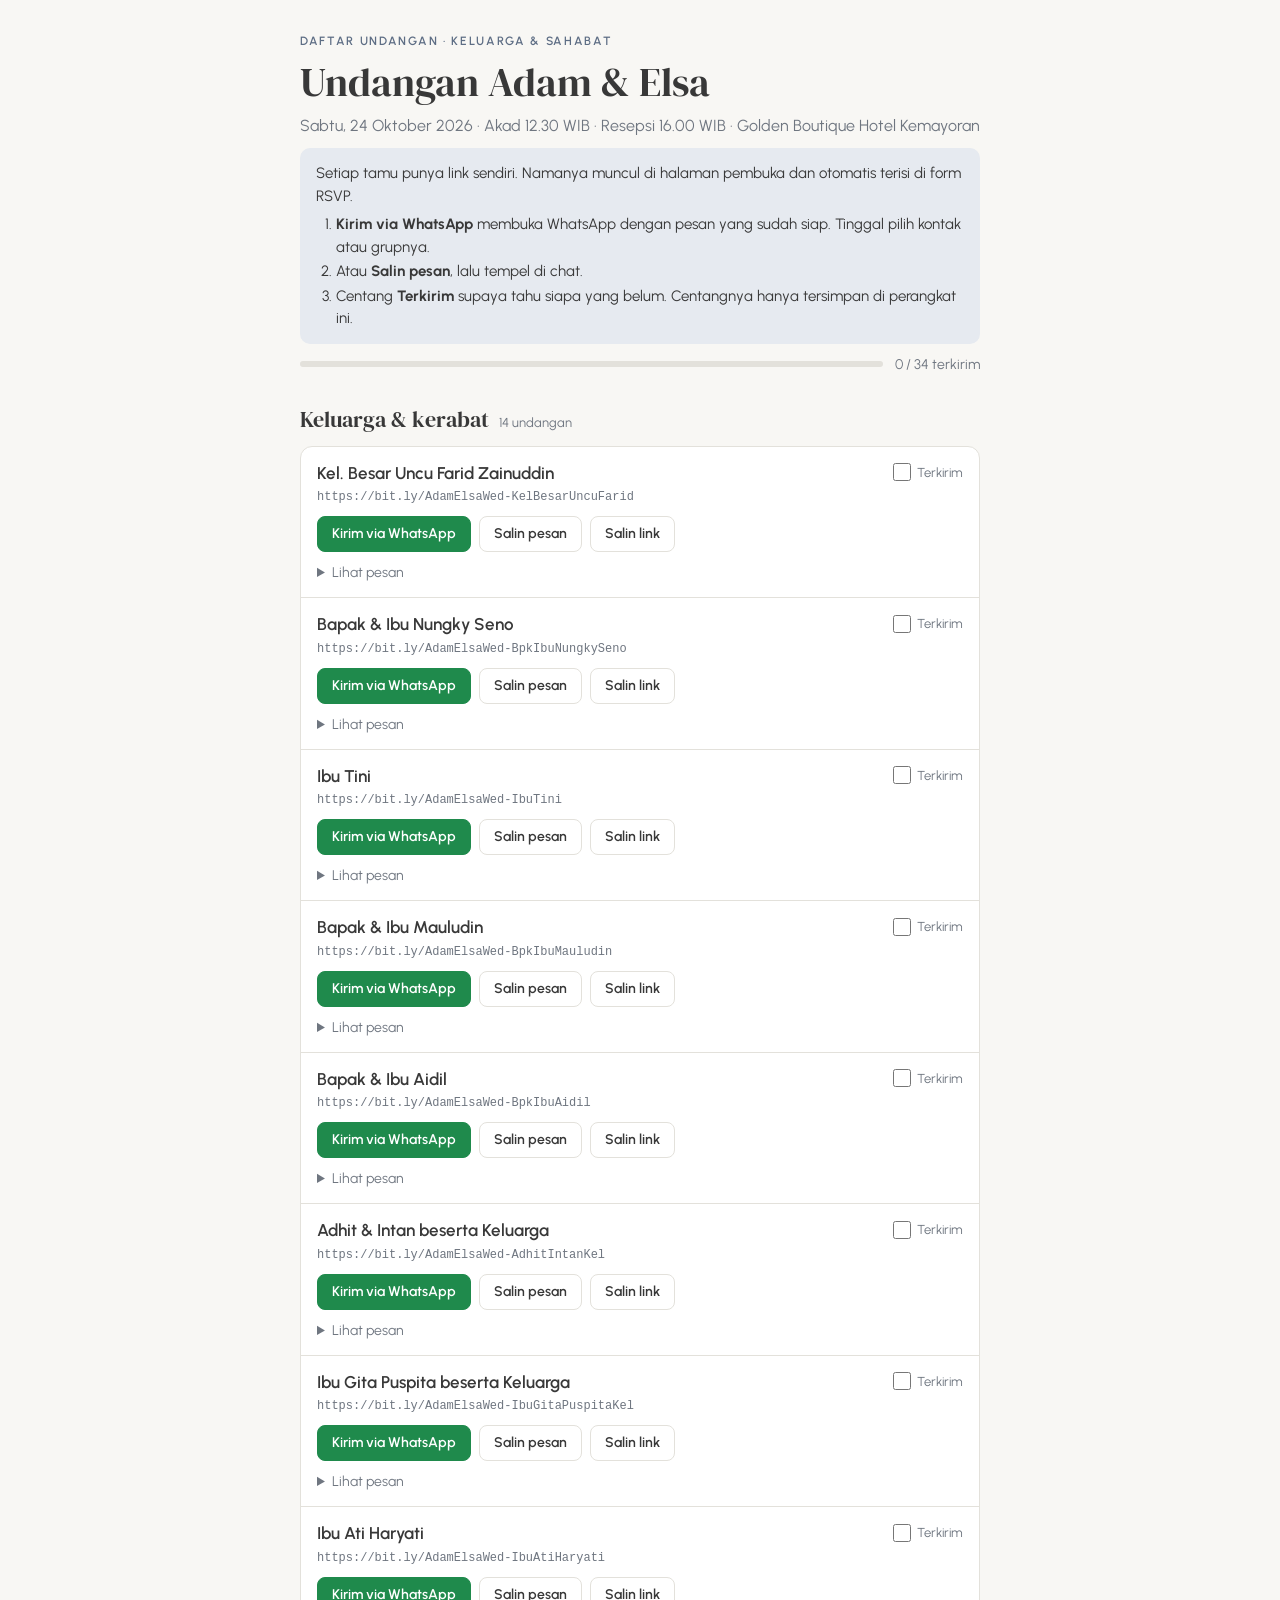
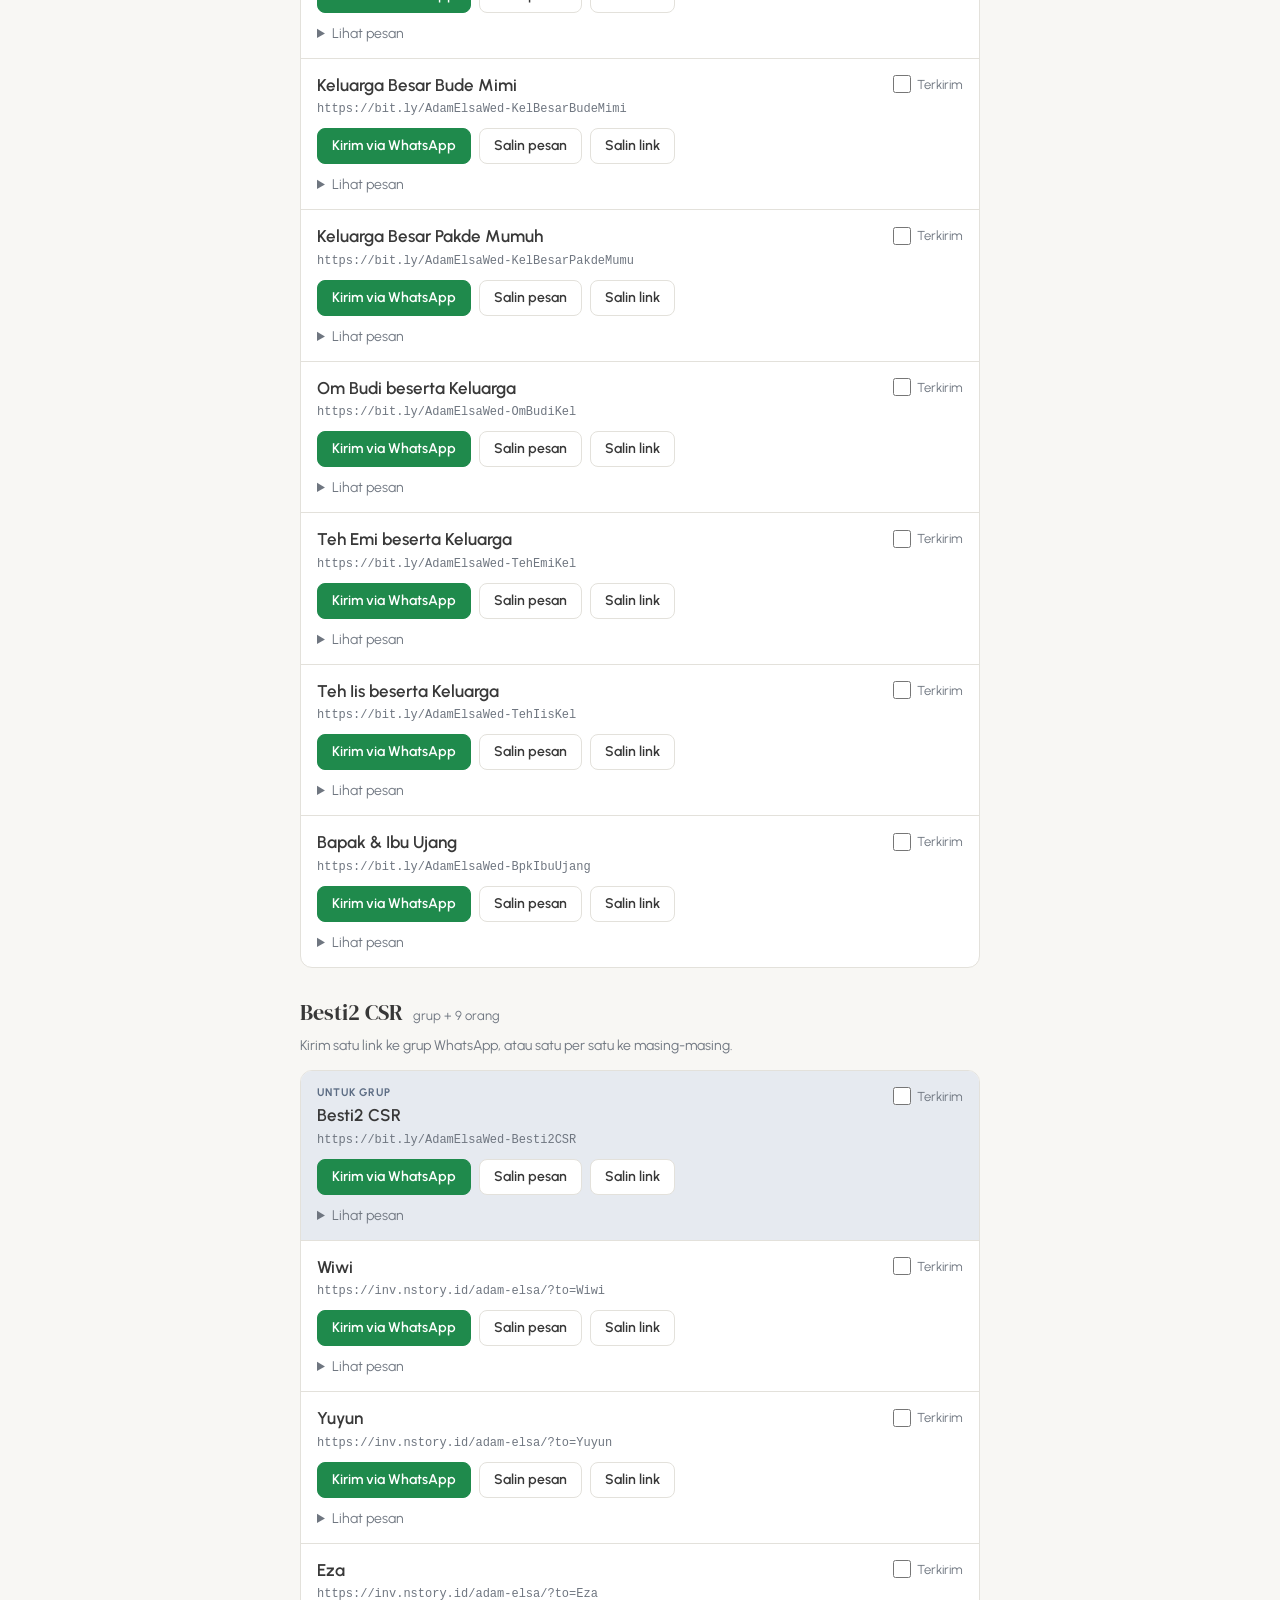
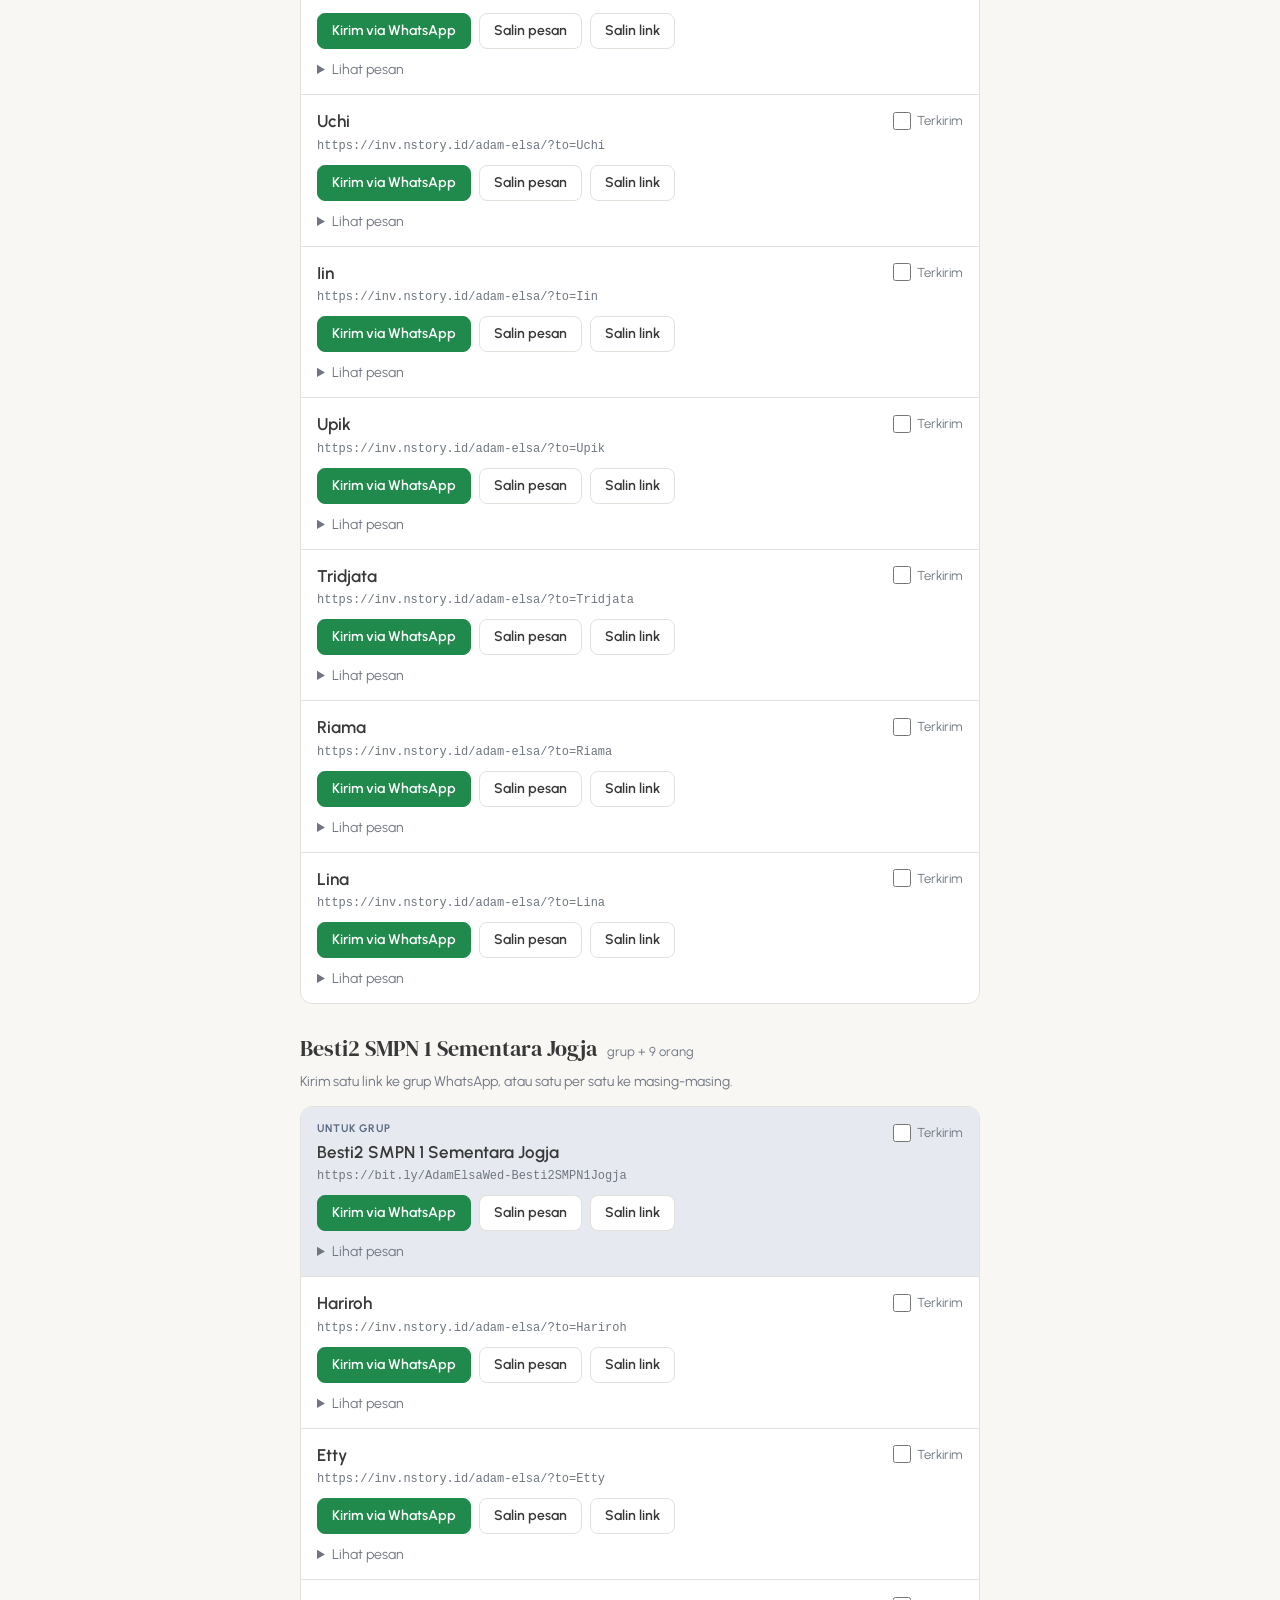
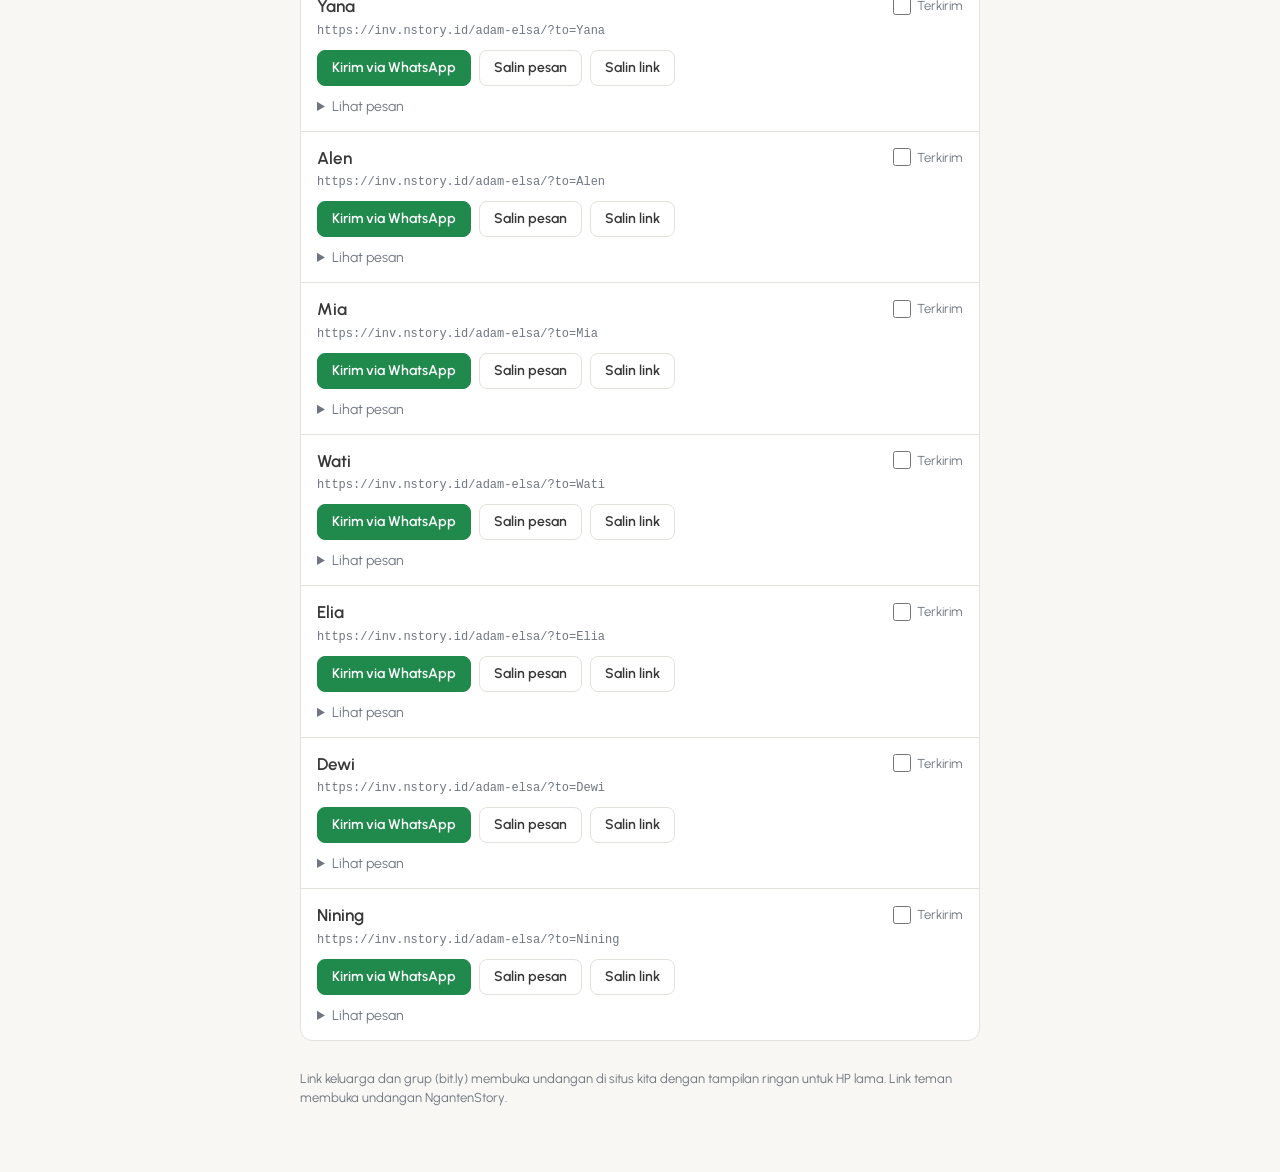
<file: daftar-undangan.html>
<!doctype html>
<html lang="id">
<head>
<meta charset="utf-8">
<meta name="viewport" content="width=device-width, initial-scale=1, viewport-fit=cover">
<meta name="robots" content="noindex, nofollow">
<!-- our own sending list: not linked from the invitation, kept out of search engines -->
<title>Undangan Adam &amp; Elsa</title>
<link rel="preconnect" href="https://fonts.googleapis.com">
<link rel="preconnect" href="https://fonts.gstatic.com" crossorigin>
<link rel="stylesheet" href="https://fonts.googleapis.com/css2?family=DM+Serif+Display&family=Urbanist:wght@400;500;600;700&display=swap">
<style>
  *, *::before, *::after { box-sizing: border-box; }
  /* Layout: one narrow column of guest rows grouped by circle, the wedding site's own palette and faces */
  :root {
    --bg: #f8f7f4;
    --surface: #ffffff;
    --fg: #383838;
    --muted: #6f7680;
    --line: #e3e1db;
    --accent: #5d6d84;
    --accent-soft: #e6eaf0;
    --wa: #1f8a4c;
    --wa-fg: #ffffff;
    --done: #8a9099;
    --font-display: "DM Serif Display", Georgia, "Times New Roman", serif;
    --font-body: "Urbanist", system-ui, -apple-system, "Segoe UI", Roboto, sans-serif;
    --font-mono: ui-monospace, "SF Mono", Menlo, Consolas, monospace;
  }
  @media (prefers-color-scheme: dark) {
    :root:not([data-theme="light"]) {
      --bg: #17191c; --surface: #202328; --fg: #ebe9e4; --muted: #a3a9b2; --line: #33373e;
      --accent: #a9b6c9; --accent-soft: #2b3139; --wa: #2aa860; --wa-fg: #0d1a12; --done: #7c828b;
      color-scheme: dark;
    }
  }
  :root[data-theme="dark"] {
    --bg: #17191c; --surface: #202328; --fg: #ebe9e4; --muted: #a3a9b2; --line: #33373e;
    --accent: #a9b6c9; --accent-soft: #2b3139; --wa: #2aa860; --wa-fg: #0d1a12; --done: #7c828b;
    color-scheme: dark;
  }

  body { margin: 0; background: var(--bg); color: var(--fg); font-family: var(--font-body); font-size: 16px; line-height: 1.5; padding: 0 16px; }
  .wrap { max-width: 680px; margin: 0 auto; padding-block: 32px 64px; display: grid; gap: 28px; }

  header { display: grid; gap: 10px; }
  .eyebrow { font-size: 12px; font-weight: 600; letter-spacing: .14em; text-transform: uppercase; color: var(--accent); margin: 0; }
  h1 { font-family: var(--font-display); font-weight: 400; font-size: clamp(30px, 7vw, 40px); line-height: 1.1; margin: 0; text-wrap: balance; }
  .facts { margin: 0; color: var(--muted); }
  .how { margin: 0; padding: 14px 16px; background: var(--accent-soft); border-radius: 10px; font-size: 15px; }
  .how ol { margin: 6px 0 0; padding-left: 20px; display: grid; gap: 2px; }
  .progress { display: flex; align-items: center; gap: 12px; font-size: 14px; color: var(--muted); font-variant-numeric: tabular-nums; }
  .bar { flex: 1; height: 6px; background: var(--line); border-radius: 3px; overflow: hidden; }
  .bar span { display: block; height: 100%; width: 0; background: var(--accent); transition: width .3s; }

  section { display: grid; gap: 10px; }
  h2 { font-family: var(--font-display); font-weight: 400; font-size: 22px; margin: 0; display: flex; align-items: baseline; gap: 10px; }
  h2 small { font-family: var(--font-body); font-size: 13px; color: var(--muted); font-variant-numeric: tabular-nums; }
  .note { margin: -4px 0 4px; font-size: 14px; color: var(--muted); }

  .list { list-style: none; margin: 0; padding: 0; background: var(--surface); border: 1px solid var(--line); border-radius: 12px; }
  .guest { padding: 14px 16px; display: grid; gap: 10px; border-top: 1px solid var(--line); }
  .guest:first-child { border-top: 0; }
  .guest.group { background: var(--accent-soft); border-radius: 11px 11px 0 0; }
  .top { display: flex; align-items: flex-start; gap: 12px; }
  .who { flex: 1; min-width: 0; display: grid; gap: 2px; }
  .name { font-weight: 600; font-size: 17px; }
  .tag { font-size: 11px; font-weight: 700; letter-spacing: .08em; text-transform: uppercase; color: var(--accent); }
  .link { font-family: var(--font-mono); font-size: 12px; color: var(--muted); overflow-wrap: anywhere; user-select: all; }
  .sent { display: flex; align-items: center; gap: 6px; font-size: 13px; color: var(--muted); white-space: nowrap; cursor: pointer; padding-top: 2px; }
  .sent input { width: 18px; height: 18px; accent-color: var(--accent); margin: 0; }
  .guest.is-sent .name { color: var(--done); text-decoration: line-through; text-decoration-thickness: 1px; }

  .actions { display: flex; flex-wrap: wrap; gap: 8px; }
  .btn { font: 600 14px/1 var(--font-body); padding: 10px 14px; border-radius: 8px; border: 1px solid var(--line); background: var(--surface); color: var(--fg); cursor: pointer; text-decoration: none; display: inline-flex; align-items: center; gap: 6px; }
  .btn:hover { border-color: var(--accent); }
  .btn:focus-visible { outline: 2px solid var(--accent); outline-offset: 2px; }
  .btn.wa { background: var(--wa); border-color: var(--wa); color: var(--wa-fg); }
  .btn.ok { border-color: var(--accent); color: var(--accent); }

  details { font-size: 14px; }
  summary { cursor: pointer; color: var(--muted); width: fit-content; }
  pre { white-space: pre-wrap; font-family: var(--font-body); font-size: 14px; margin: 8px 0 0; padding: 12px; background: var(--bg); border-radius: 8px; border: 1px solid var(--line); }

  footer { font-size: 13px; color: var(--muted); }
  @media (prefers-reduced-motion: reduce) { .bar span { transition: none; } }
</style>
</head>
<body>
<div class="wrap">
  <header>
    <p class="eyebrow">Daftar undangan · keluarga &amp; sahabat</p>
    <h1>Undangan Adam &amp; Elsa</h1>
    <p class="facts">Sabtu, 24 Oktober 2026 · Akad 12.30 WIB · Resepsi 16.00 WIB · Golden Boutique Hotel Kemayoran</p>
    <div class="how">
      Setiap tamu punya link sendiri. Namanya muncul di halaman pembuka dan otomatis terisi di form RSVP.
      <ol>
        <li><b>Kirim via WhatsApp</b> membuka WhatsApp dengan pesan yang sudah siap. Tinggal pilih kontak atau grupnya.</li>
        <li>Atau <b>Salin pesan</b>, lalu tempel di chat.</li>
        <li>Centang <b>Terkirim</b> supaya tahu siapa yang belum. Centangnya hanya tersimpan di perangkat ini.</li>
      </ol>
    </div>
    <div class="progress"><div class="bar"><span id="bar"></span></div><span id="count">0 / 0 terkirim</span></div>
  </header>

  <main id="lists" style="display:grid;gap:28px"></main>

  <footer>Link keluarga dan grup (bit.ly) membuka undangan di situs kita dengan tampilan ringan untuk HP lama. Link teman membuka undangan NgantenStory.</footer>
</div>

<script>
  // Bitly links for the family and the two groups (each one points to the guest's own ?to=…&simple
  // link on this site); the friends get their NgantenStory invitation link
  const NSTORY = (name) => 'https://inv.nstory.id/adam-elsa/?to=' + encodeURIComponent(name);
  const SECTIONS = [
    {
      id: 'keluarga', title: 'Keluarga & kerabat',
      guests: [
        ['Kel. Besar Uncu Farid Zainuddin', 'https://bit.ly/AdamElsaWed-KelBesarUncuFarid'],
        ['Bapak & Ibu Nungky Seno', 'https://bit.ly/AdamElsaWed-BpkIbuNungkySeno'],
        ['Ibu Tini', 'https://bit.ly/AdamElsaWed-IbuTini'],
        ['Bapak & Ibu Mauludin', 'https://bit.ly/AdamElsaWed-BpkIbuMauludin'],
        ['Bapak & Ibu Aidil', 'https://bit.ly/AdamElsaWed-BpkIbuAidil'],
        ['Adhit & Intan beserta Keluarga', 'https://bit.ly/AdamElsaWed-AdhitIntanKel'],
        ['Ibu Gita Puspita beserta Keluarga', 'https://bit.ly/AdamElsaWed-IbuGitaPuspitaKel'],
        ['Ibu Ati Haryati', 'https://bit.ly/AdamElsaWed-IbuAtiHaryati'],
        ['Keluarga Besar Bude Mimi', 'https://bit.ly/AdamElsaWed-KelBesarBudeMimi'],
        ['Keluarga Besar Pakde Mumuh', 'https://bit.ly/AdamElsaWed-KelBesarPakdeMumu'],
        ['Om Budi beserta Keluarga', 'https://bit.ly/AdamElsaWed-OmBudiKel'],
        ['Teh Emi beserta Keluarga', 'https://bit.ly/AdamElsaWed-TehEmiKel'],
        ['Teh Iis beserta Keluarga', 'https://bit.ly/AdamElsaWed-TehIisKel'],
        ['Bapak & Ibu Ujang', 'https://bit.ly/AdamElsaWed-BpkIbuUjang'],
      ],
    },
    {
      id: 'csr', title: 'Besti2 CSR',
      group: ['Besti2 CSR', 'https://bit.ly/AdamElsaWed-Besti2CSR'],
      note: 'Kirim satu link ke grup WhatsApp, atau satu per satu ke masing-masing.',
      guests: ['Wiwi', 'Yuyun', 'Eza', 'Uchi', 'Iin', 'Upik', 'Tridjata', 'Riama', 'Lina'].map((n) => [n, NSTORY(n)]),
    },
    {
      id: 'smpn1', title: 'Besti2 SMPN 1 Sementara Jogja',
      group: ['Besti2 SMPN 1 Sementara Jogja', 'https://bit.ly/AdamElsaWed-Besti2SMPN1Jogja'],
      note: 'Kirim satu link ke grup WhatsApp, atau satu per satu ke masing-masing.',
      guests: ['Hariroh', 'Etty', 'Yana', 'Alen', 'Mia', 'Wati', 'Elia', 'Dewi', 'Nining'].map((n) => [n, NSTORY(n)]),
    },
  ];

  const messageFor = (name, link) => [
    "Assalamu'alaikum Wr. Wb.",
    '',
    `Kepada Yth. *${name}*,`,
    '',
    'Tanpa mengurangi rasa hormat, kami bermaksud mengundang Bapak/Ibu/Saudara/i untuk hadir di acara pernikahan kami:',
    '',
    '*Adam & Elsa*',
    'Sabtu, 24 Oktober 2026',
    'Akad: 12.30 WIB · Resepsi: 16.00 WIB',
    'Golden Boutique Hotel Kemayoran, Jakarta',
    '',
    'Info lengkap & RSVP:',
    link,
    '',
    'Merupakan suatu kebahagiaan bagi kami apabila Bapak/Ibu/Saudara/i berkenan hadir dan memberikan doa restu.',
    '',
    "Wassalamu'alaikum Wr. Wb.",
    'Adam & Elsa',
  ].join('\n');

  // "sent" ticks: a per-device convenience only
  const STORE = 'adam-elsa-sent';
  let sent = {};
  try { sent = JSON.parse(localStorage.getItem(STORE) || '{}') || {}; } catch (e) { sent = {}; }
  const saveSent = () => { try { localStorage.setItem(STORE, JSON.stringify(sent)); } catch (e) { /* not saved on this device */ } };

  const el = (tag, props = {}, ...kids) => {
    const n = Object.assign(document.createElement(tag), props);
    kids.forEach((k) => n.append(k));
    return n;
  };

  async function copy(text, btn, label) {
    try {
      await navigator.clipboard.writeText(text);
      btn.textContent = 'Tersalin ✓';
      btn.classList.add('ok');
      setTimeout(() => { btn.textContent = label; btn.classList.remove('ok'); }, 1600);
    } catch (e) {
      // clipboard refused: open the message so it can be selected by hand
      const row = btn.closest('.guest');
      const d = row.querySelector('details');
      d.open = true;
      const range = document.createRange();
      range.selectNodeContents(label === 'Salin link' ? row.querySelector('.link') : d.querySelector('pre'));
      const sel = getSelection(); sel.removeAllRanges(); sel.addRange(range);
      btn.textContent = 'Teks dipilih, salin manual';
    }
  }

  let total = 0;
  const updateCount = () => {
    const done = Object.values(sent).filter(Boolean).length;
    document.getElementById('count').textContent = `${done} / ${total} terkirim`;
    document.getElementById('bar').style.width = total ? (done / total * 100) + '%' : '0';
  };

  function row([name, link], isGroup) {
    const id = 'sent-' + name.toLowerCase().replace(/[^a-z0-9]+/g, '-');
    const msg = messageFor(name, link);
    const li = el('li', { className: 'guest' + (isGroup ? ' group' : '') });

    const box = el('input', { type: 'checkbox', id, checked: !!sent[name] });
    const setState = () => li.classList.toggle('is-sent', box.checked);
    box.addEventListener('change', () => { sent[name] = box.checked; saveSent(); setState(); updateCount(); });
    setState();

    const who = el('div', { className: 'who' });
    if (isGroup) who.append(el('span', { className: 'tag', textContent: 'Untuk grup' }));
    who.append(el('span', { className: 'name', textContent: name }), el('span', { className: 'link', textContent: link }));

    const wa = el('a', { className: 'btn wa', href: 'https://wa.me/?text=' + encodeURIComponent(msg), target: '_blank', rel: 'noopener', textContent: 'Kirim via WhatsApp' });
    const copyMsg = el('button', { type: 'button', className: 'btn', textContent: 'Salin pesan' });
    copyMsg.addEventListener('click', () => copy(msg, copyMsg, 'Salin pesan'));
    const copyLink = el('button', { type: 'button', className: 'btn', textContent: 'Salin link' });
    copyLink.addEventListener('click', () => copy(link, copyLink, 'Salin link'));

    li.append(
      el('div', { className: 'top' }, who, el('label', { className: 'sent', htmlFor: id }, box, 'Terkirim')),
      el('div', { className: 'actions' }, wa, copyMsg, copyLink),
      el('details', {}, el('summary', { textContent: 'Lihat pesan' }), el('pre', { textContent: msg })),
    );
    total++;
    return li;
  }

  const lists = document.getElementById('lists');
  SECTIONS.forEach((s) => {
    const count = s.guests.length + (s.group ? 1 : 0);
    const sec = el('section', { id: s.id },
      el('h2', {}, s.title, el('small', { textContent: s.group ? `grup + ${s.guests.length} orang` : `${count} undangan` })));
    if (s.note) sec.append(el('p', { className: 'note', textContent: s.note }));
    const ul = el('ul', { className: 'list' });
    if (s.group) ul.append(row(s.group, true));
    s.guests.forEach((g) => ul.append(row(g, false)));
    sec.append(ul);
    lists.append(sec);
  });
  updateCount();
</script>
</body>
</html>
</file>
